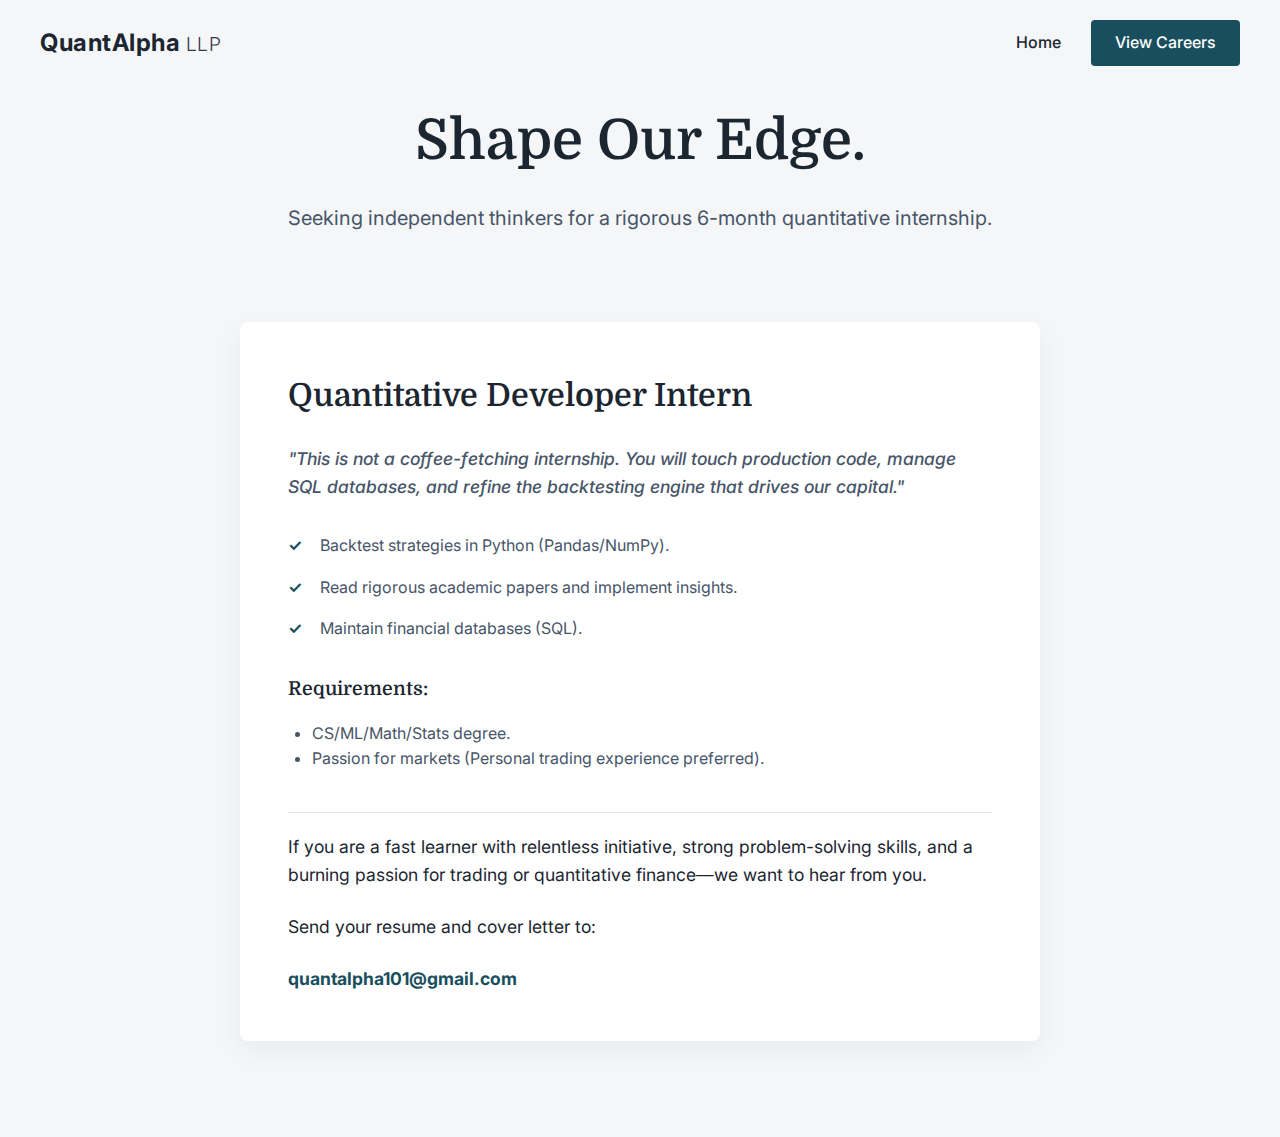
<file: careers.html>
<!DOCTYPE html>
<html lang="en">

<head>
    <meta charset="UTF-8">
    <meta name="viewport" content="width=device-width, initial-scale=1.0">
    <title>Careers | QuantAlpha LLP</title>
    <link rel="stylesheet" href="styles.css">
    <link rel="icon" type="image/jpeg" href="assets/logo.jpeg" />
</head>

<body class="career-page">

    <!-- HEADER NAVIGATION -->
    <nav class="header-nav">
        <div class="logo">QuantAlpha <span class="logo-suffix">LLP</span></div>

        <!-- The 3-Line Icon (Hidden on Desktop, Visible on Mobile) -->
        <div class="hamburger" id="hamburger-btn">
            <span class="bar"></span>
            <span class="bar"></span>
            <span class="bar"></span>
        </div>

        <!-- The Links -->
        <div class="nav-links" id="nav-menu">
            <a href="/" class="nav-text-link">Home</a>
            <a href="careers.html" class="btn-career">View Careers</a>
        </div>
    </nav>

    <!-- SECTION A: HEADER -->
    <header class="career-header">
        <div class="container">
            <h1 class="career-title">Shape Our Edge.</h1>
            <p class="career-subtitle">Seeking independent thinkers for a rigorous 6-month quantitative internship.</p>
        </div>
    </header>

    <!-- SECTION B: INTERNSHIP CARD -->
    <section class="container">
        <div class="internship-card">
            <h2 class="role-title">Quantitative Developer Intern</h2>
            <p class="role-hook">
                "This is not a coffee-fetching internship. You will touch production code, manage SQL databases, and
                refine the backtesting engine that drives our capital."
            </p>

            <ul class="responsibilities-list">
                <li>Backtest strategies in Python (Pandas/NumPy).</li>
                <li>Read rigorous academic papers and implement insights.</li>
                <li>Maintain financial databases (SQL).</li>
            </ul>

            <div class="requirements-section">
                <h3 class="requirements-title">Requirements:</h3>
                <ul style="list-style-type: disc; padding-left: 1.5rem; margin-bottom: 2rem; color: var(--text-body);">
                    <li>CS/ML/Math/Stats degree.</li>
                    <li>Passion for markets (Personal trading experience preferred).</li>
                </ul>
            </div>

            <!-- THE NEW CLOSING SECTION -->
            <div class="apply-instruction">
                <p>
                    If you are a fast learner with relentless initiative, strong problem-solving skills,
                    and a burning passion for trading or quantitative finance—we want to hear from you.
                </p>

                <p class="send-text">
                    Send your resume and cover letter to:
                </p>

                <a href="mailto:quantalpha101@gmail.com" class="email-link">quantalpha101@gmail.com</a>
            </div>
        </div>
    </section>
    <script>
        const hamburger = document.getElementById('hamburger-btn');
        const navMenu = document.getElementById('nav-menu');

        hamburger.addEventListener('click', () => {
            // Toggle the .active class on the hamburger and the menu
            hamburger.classList.toggle('active');
            navMenu.classList.toggle('active');
        });

        // Optional: Close menu when a link is clicked
        document.querySelectorAll('.nav-links a').forEach(n => n.addEventListener('click', () => {
            hamburger.classList.remove('active');
            navMenu.classList.remove('active');
        }));
    </script>
</body>


</html>
</file>
<file: styles.css>
@import url('https://fonts.googleapis.com/css2?family=Domine:wght@400;600;700&family=Inter:wght@300;400;500;600&display=swap');

:root {
    /* THEME COLORS */
    --bg-main: #F4F6F8;
    /* Platinum */
    --bg-panel: #E8ECEF;
    /* Cool Grey Panel */
    --text-primary: #1B2631;
    /* Deep Navy */
    --text-body: #475569;
    /* Slate Blue */
    --accent-teal: #184E5D;
    /* Deep Teal */
    --font-serif: 'Domine', serif;
    --font-sans: 'Inter', sans-serif;
}

* {
    box-sizing: border-box;
    margin: 0;
    padding: 0;
}

body {
    background-color: var(--bg-main);
    color: var(--text-body);
    font-family: var(--font-sans);
    line-height: 1.6;
    -webkit-font-smoothing: antialiased;
}

h1,
h2,
h3,
h4,
h5,
h6 {
    font-family: var(--font-serif);
    color: var(--text-primary);
    font-weight: 600;
    margin-bottom: 1rem;
}

p {
    margin-bottom: 1.5rem;
}

a {
    text-decoration: none;
    color: inherit;
}

/* UTILITIES */
.container {
    max-width: 1200px;
    margin: 0 auto;
    padding: 0 2rem;
}

/* --- 1. THE NEW HEADER --- */
.header-nav {
    display: flex;
    justify-content: space-between;
    align-items: center;
    padding: 20px 40px;
    position: absolute;
    /* Sits on top of images */
    top: 0;
    width: 100%;
    box-sizing: border-box;
    z-index: 10;
}

.logo {
    font-family: var(--font-sans);
    color: #FFFFFF;
    /* White on Homepage */
    font-size: 1.5rem;
    font-weight: 700;
    letter-spacing: 0.5px;
}

.logo-suffix {
    font-size: 0.8em;
    font-weight: 300;
    opacity: 0.9;
}

.nav-links {
    display: flex;
    align-items: center;
    gap: 30px;
    /* Space between Home and Button */
}

/* The "Home" Link */
.nav-text-link {
    text-decoration: none;
    font-family: var(--font-sans);
    font-weight: 500;
    color: #FFFFFF;
    /* White on Homepage */
    cursor: pointer;
}

/* The "View Career" Button */
.btn-career {
    background-color: var(--accent-teal);
    color: #FFFFFF;
    padding: 10px 24px;
    border-radius: 4px;
    text-decoration: none;
    font-weight: 500;
    transition: background 0.3s;
}

.btn-career:hover {
    background-color: #123C48;
}

/* HERO SECTION */
.hero {
    position: relative;
    height: 100vh;
    min-height: 600px;
    width: 100%;
    overflow: hidden;
    display: flex;
    align-items: flex-start;
}

.hero-background {
    position: absolute;
    top: 0;
    left: 0;
    width: 100%;
    height: 100%;
    z-index: 0;
}

.hero-image {
    width: 100%;
    height: 100%;
    object-fit: cover;
}

.hero-fade {
    position: absolute;
    bottom: 0;
    left: 0;
    width: 100%;
    height: 30%;
    background: linear-gradient(to bottom, transparent, var(--bg-main));
    z-index: 2;
    pointer-events: none;
}

.hero-content {
    position: relative;
    z-index: 3;
    color: white;
    max-width: 800px;
    padding-top: 20vh;
    text-align: left;
    margin-left: 10%;
}

.hero-title {
    font-size: 4rem;
    color: #FFFFFF;
    margin-bottom: 1rem;
    line-height: 1.1;
    
    /* --- NEW CHANGE: Text Shadow --- */
    /* This adds a dark blur behind the text so it stands out against the snow */
    text-shadow: 0 4px 20px rgba(0, 0, 0, 0.6);
}

.hero-subtitle {
    font-family: var(--font-sans);
    
    /* --- NEW CHANGE: Color to Pure White --- */
    /* Old color was #E0E0E0 (light grey). Pure white is brighter. */
    color: #FFFFFF; 
    
    font-size: 1.25rem;
    margin-bottom: 2rem;
    max-width: 600px;
    
    /* --- NEW CHANGE: Thicker Text --- */
    font-weight: 500; 
    
    /* --- NEW CHANGE: Stronger Shadow --- */
    text-shadow: 0 2px 10px rgba(0, 0, 0, 0.8);
}

/* FIRM SECTION */
.firm-section {
    padding: 6rem 0;
    background-color: var(--bg-main);
}

/* Shared Container Styles - Ensures both text blocks line up vertically */
.firm-content {
    max-width: 800px;
    /* Or whatever width you prefer */
    margin: 0 auto;
    /* Keeps the block centered in the screen */
    text-align: left;
    /* FORCE LEFT ALIGNMENT */
    padding: 0 20px;
    /* Safety padding for mobile */
}

/* Shared Title Styles - Ensures fonts are identical */
.firm-title {
    font-family: var(--font-primary);
    /* Deep Navy */
    font-size: 2.5rem;
    /* Adjust to your preference */
    font-weight: 700;
    margin-bottom: 20px;
    color: var(--text-primary);
}

/* SECTION B BACKGROUND (Platinum) */
.firm-section {
    background-color: var(--bg-main);
    /* #F4F6F8 */
    padding: 80px 0;
}

/* SECTION C BACKGROUND (Grey Panel) */
.founder-section {
    background-color: var(--bg-panel);
    /* #E8ECEF */
    padding: 80px 0;
    /* REMOVED: text-align: center; */
}

/* SECTION B BACKGROUND (Platinum) */
.firm-section {
    background-color: var(--bg-main);
    /* #F4F6F8 */
    padding: 80px 0;
}

/* SECTION C BACKGROUND (Grey Panel) */
.founder-section {
    background-color: var(--bg-panel);
    /* #E8ECEF */
    padding: 80px 0;
    /* REMOVED: text-align: center; */
}

.firm-text {
    font-size: 1.2rem;
    color: var(--text-body);
}

/* --- 2. FOUNDER SECTION (Text Only) --- */
.founder-section {
    background-color: var(--bg-panel);
    /* Cool Grey Panel */
    padding: 80px 20px;
    text-align: center;
    /* Center the text */
}

.founder-content {
    max-width: 800px;
    margin: 0 auto;
}

.founder-title {
    font-size: 2rem;
    margin-bottom: 1.5rem;
}

/* CAREER PAGE */
.career-header {
    padding: 6rem 0 4rem;
    text-align: center;
}

.career-title {
    font-size: 3.5rem;
    margin-bottom: 1rem;
}

.career-subtitle {
    font-size: 1.25rem;
    color: var(--text-body);
}

.internship-card {
    background-color: #FFFFFF;
    border-radius: 8px;
    box-shadow: 0 10px 30px rgba(15, 23, 42, 0.05);
    padding: 3rem;
    max-width: 800px;
    margin: 0 auto 6rem;
}

.role-title {
    font-size: 2rem;
    margin-bottom: 1.5rem;
    color: var(--text-primary);
}

.role-hook {
    font-size: 1.1rem;
    font-weight: 500;
    margin-bottom: 2rem;
    font-style: italic;
}

.responsibilities-list {
    list-style: none;
    margin-bottom: 2rem;
}

.responsibilities-list li {
    margin-bottom: 1rem;
    padding-left: 2rem;
    position: relative;
}

.responsibilities-list li::before {
    content: "✓";
    color: var(--accent-teal);
    position: absolute;
    left: 0;
    font-weight: bold;
}

.requirements-section {
    margin-bottom: 2rem;
}

.requirements-title {
    font-size: 1.2rem;
    margin-bottom: 1rem;
}

/* --- 3. CAREER EMAIL LINK --- */
.apply-instruction {
    margin-top: 40px;
    padding-top: 20px;
    border-top: 1px solid #E2E8F0;
    /* Thin separator line */
    font-family: var(--font-sans);
    font-size: 1.1em;
    color: var(--text-primary);
}

.email-link {
    color: var(--accent-teal);
    font-weight: 700;
    text-decoration: none;
}

.email-link:hover {
    text-decoration: underline;
}

/* --- 4. PAGE SPECIFIC OVERRIDES --- */
/* Use this class for the Career Page body so the header text is dark */
.career-page .header-nav .logo,
.career-page .header-nav .nav-text-link {
    color: var(--text-primary);
    /* Dark text on light background */
}

/* Responsive */
@media (max-width: 768px) {
    .hero-title {
        font-size: 2.5rem;
    }

    .hero-content {
        margin-left: 2rem;
        padding-top: 15vh;
    }
}

/* --- HAMBURGER MENU STYLES --- */

/* 1. Default Style (Desktop): Hide the hamburger */
.hamburger {
    display: none;
    cursor: pointer;
}

.bar {
    display: block;
    width: 25px;
    height: 3px;
    margin: 5px auto;
    -webkit-transition: all 0.3s ease-in-out;
    transition: all 0.3s ease-in-out;
    /* Default bar color (White for Homepage) */
    background-color: #FFFFFF;
}

/* 2. Mobile Styles (Only triggers on screens smaller than 768px) */
@media (max-width: 768px) {

    .hero-title {
        font-size: 2.5rem;
    }

    .hero-content {
        margin-left: 2rem;
        padding-top: 15vh;
    }

    /* Show the Hamburger */
    .hamburger {
        display: block;
        z-index: 20;
    }

    /* Hide the default row of links and prepare the dropdown */
    .nav-links {
        position: fixed;
        left: -100%;
        top: 0;
        flex-direction: column;
        background-color: var(--text-primary);
        /* Deep Navy Background */
        width: 100%;
        height: 100vh;
        justify-content: center;
        align-items: center;
        text-align: center;
        transition: 0.3s;
        gap: 40px;
        z-index: 15;
    }

    .nav-links.active {
        left: 0;
    }

    /* Adjust Link Styles for Mobile */
    .nav-text-link {
        font-size: 1.5rem;
        color: #FFFFFF;
        margin-bottom: 20px;
    }

    /* --- THE FIX IS HERE --- */
    /* This forces the "Home" link to be WHITE on mobile, 
       even if we are on the Career Page */
    .career-page .header-nav .nav-text-link {
        color: #FFFFFF !important;
    }

    /* Make the button look good on mobile */
    .btn-career {
        display: block;
        width: 80%;
        /* Wider button for phone */
        text-align: center;
    }

    /* Animation for Hamburger */
    .hamburger.active .bar:nth-child(2) {
        opacity: 0;
    }

    .hamburger.active .bar:nth-child(1) {
        transform: translateY(8px) rotate(45deg);
    }

    .hamburger.active .bar:nth-child(3) {
        transform: translateY(-8px) rotate(-45deg);
    }
}

/* 3. Page Specific Color Override */
/* On the Career Page (White Background), the hamburger bars need to be dark */
.career-page .bar {
    background-color: var(--text-primary);
}

/* But when the menu opens (Navy background), turn bars back to white so we can see them */
.career-page .hamburger.active .bar {
    background-color: #FFFFFF;

}
</file>
